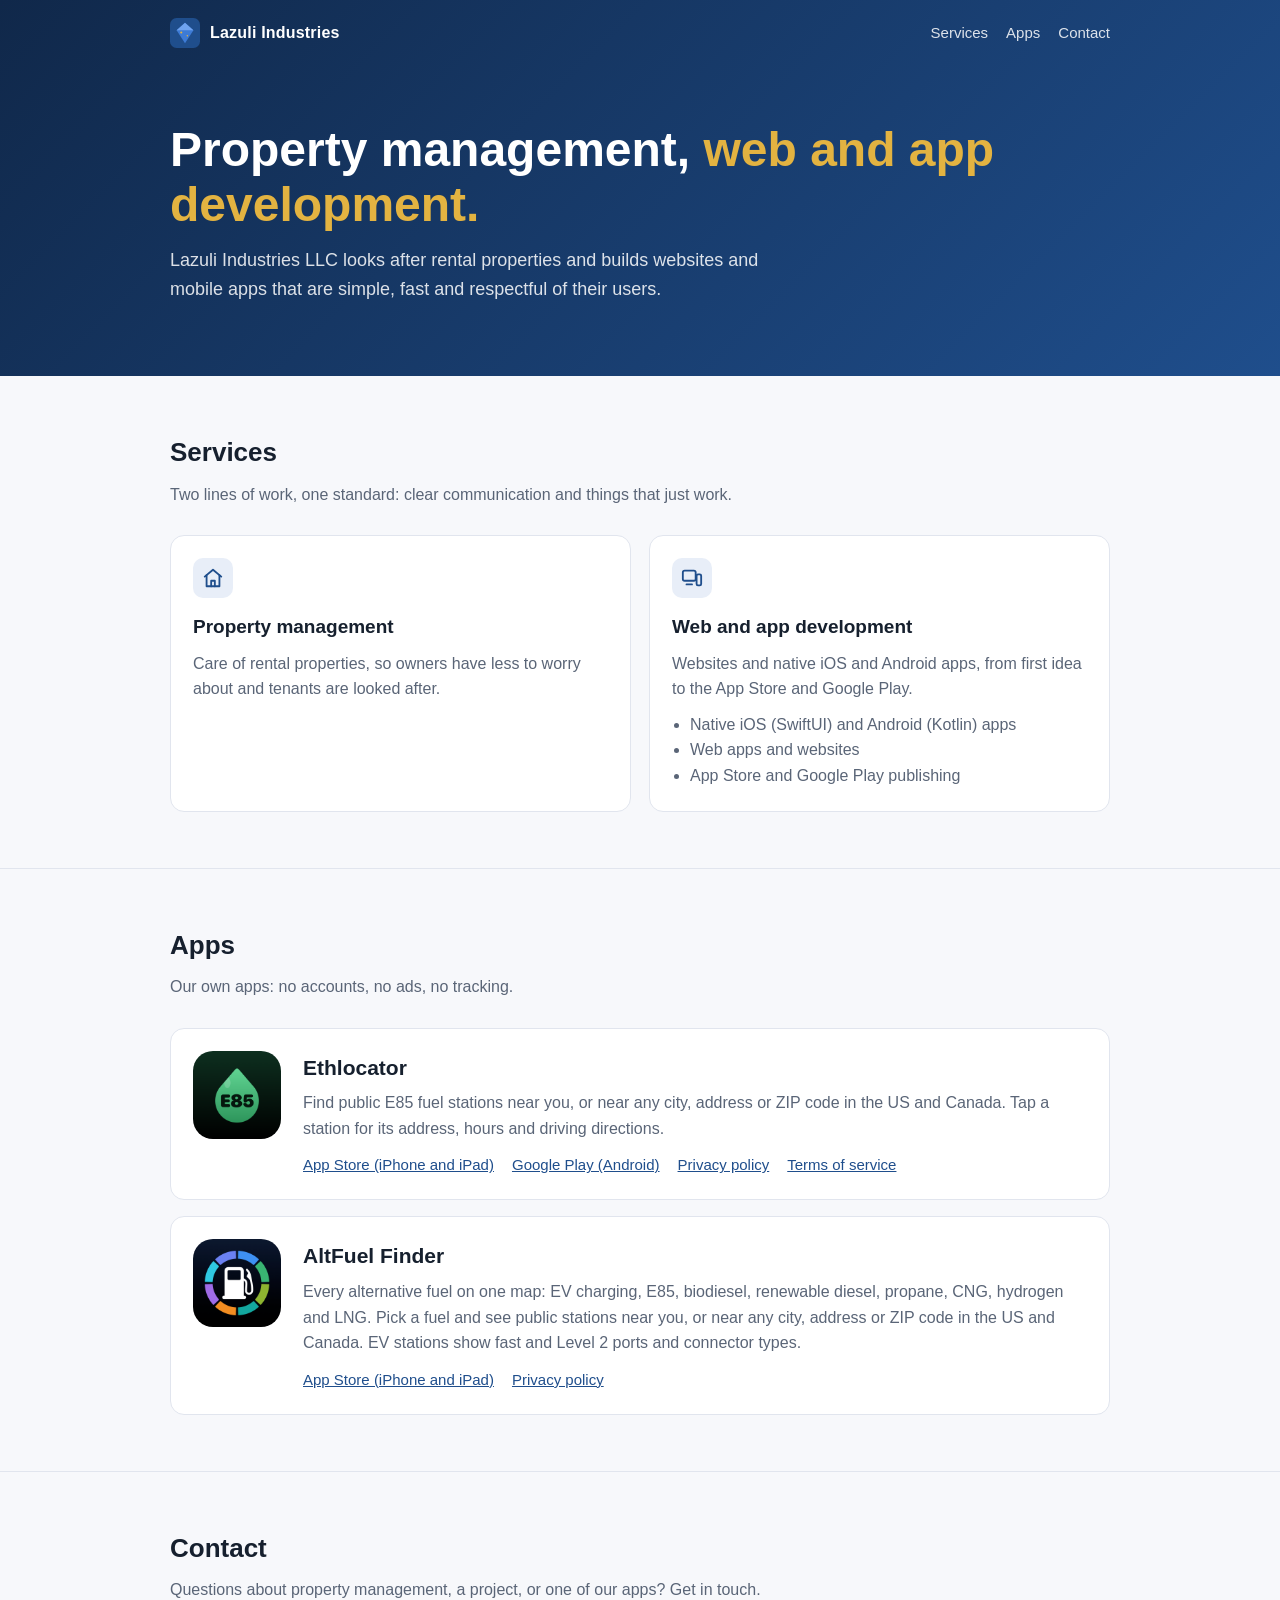
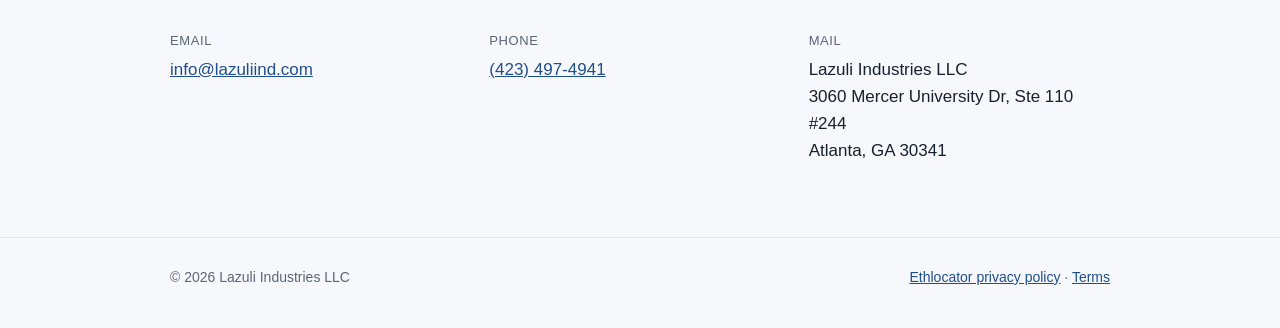
<file: index.html>
<!doctype html>
<html lang="en">
<head>
  <meta charset="utf-8">
  <meta name="viewport" content="width=device-width, initial-scale=1">
  <title>Lazuli Industries LLC</title>
  <meta name="description" content="Lazuli Industries LLC: property management, and web and app development. Makers of Ethlocator and AltFuel Finder, alternative fuel station finders.">
  <link rel="icon" href="assets/favicon.svg" type="image/svg+xml">
  <link rel="stylesheet" href="assets/site.css">
  <script type="application/ld+json">
  {
    "@context": "https://schema.org",
    "@type": "Organization",
    "name": "Lazuli Industries LLC",
    "url": "https://lazuliind.com",
    "email": "info@lazuliind.com",
    "telephone": "+1-423-497-4941",
    "address": {
      "@type": "PostalAddress",
      "streetAddress": "3060 Mercer University Dr, Ste 110 #244",
      "addressLocality": "Atlanta",
      "addressRegion": "GA",
      "postalCode": "30341",
      "addressCountry": "US"
    }
  }
  </script>
</head>
<body>
  <header class="site-header">
    <div class="wrap">
      <nav class="nav" aria-label="Main">
        <a class="brand" href="index.html"><img src="assets/favicon.svg" alt="" width="30" height="30">Lazuli Industries</a>
        <div class="nav-links">
          <a href="#services">Services</a>
          <a href="#apps">Apps</a>
          <a href="#contact">Contact</a>
        </div>
      </nav>
      <div class="hero">
        <h1>Property management, <span class="accent">web and app development.</span></h1>
        <p>Lazuli Industries LLC looks after rental properties and builds websites and mobile apps that are simple, fast and respectful of their users.</p>
      </div>
    </div>
  </header>

  <main>
    <section id="services">
      <div class="wrap">
        <h2>Services</h2>
        <p class="lede">Two lines of work, one standard: clear communication and things that just work.</p>
        <div class="cards">
          <div class="card">
            <div class="icon" aria-hidden="true">
              <svg width="22" height="22" viewBox="0 0 24 24" fill="none" stroke="currentColor" stroke-width="2" stroke-linecap="round" stroke-linejoin="round"><path d="M3 10.5 12 3l9 7.5"/><path d="M5 9v12h14V9"/><path d="M10 21v-6h4v6"/></svg>
            </div>
            <h3>Property management</h3>
            <p>Care of rental properties, so owners have less to worry about and tenants are looked after.</p>
          </div>
          <div class="card">
            <div class="icon" aria-hidden="true">
              <svg width="22" height="22" viewBox="0 0 24 24" fill="none" stroke="currentColor" stroke-width="2" stroke-linecap="round" stroke-linejoin="round"><rect x="2" y="4" width="14" height="11" rx="2"/><path d="M6 19h6"/><rect x="17" y="8" width="5" height="12" rx="1.5"/></svg>
            </div>
            <h3>Web and app development</h3>
            <p>Websites and native iOS and Android apps, from first idea to the App Store and Google Play.</p>
            <ul>
              <li>Native iOS (SwiftUI) and Android (Kotlin) apps</li>
              <li>Web apps and websites</li>
              <li>App Store and Google Play publishing</li>
            </ul>
          </div>
        </div>
      </div>
    </section>

    <section id="apps">
      <div class="wrap">
        <h2>Apps</h2>
        <p class="lede">Our own apps: no accounts, no ads, no tracking.</p>
        <div class="app">
          <img src="assets/ethlocator-icon.png" alt="Ethlocator app icon" width="88" height="88">
          <div>
            <h3>Ethlocator</h3>
            <p>Find public E85 fuel stations near you, or near any city, address or ZIP code in the US and Canada. Tap a station for its address, hours and driving directions.</p>
            <div class="links">
              <a href="https://apps.apple.com/us/app/ethlocator/id6832359463">App Store (iPhone and iPad)</a>
              <a href="https://play.google.com/store/apps/details?id=com.gophereverett.ethlocator">Google Play (Android)</a>
              <a href="ethlocator/privacy/index.html">Privacy policy</a>
              <a href="ethlocator/terms/index.html">Terms of service</a>
            </div>
          </div>
        </div>
        <div class="app" id="altfuel">
          <img src="assets/altfuel-icon.png" alt="AltFuel Finder app icon" width="88" height="88">
          <div>
            <h3>AltFuel Finder</h3>
            <p>Every alternative fuel on one map: EV charging, E85, biodiesel, renewable diesel, propane, CNG, hydrogen and LNG. Pick a fuel and see public stations near you, or near any city, address or ZIP code in the US and Canada. EV stations show fast and Level 2 ports and connector types.</p>
            <div class="links">
              <a href="https://apps.apple.com/us/app/altfuel-finder/id6838438386">App Store (iPhone and iPad)</a>
              <a href="altfuel/privacy/index.html">Privacy policy</a>
            </div>
          </div>
        </div>
      </div>
    </section>

    <section id="contact">
      <div class="wrap">
        <h2>Contact</h2>
        <p class="lede">Questions about property management, a project, or one of our apps? Get in touch.</p>
        <dl class="contact">
          <div>
            <dt>Email</dt>
            <dd><a href="mailto:info@lazuliind.com">info@lazuliind.com</a></dd>
          </div>
          <div>
            <dt>Phone</dt>
            <dd><a href="tel:+14234974941">(423) 497-4941</a></dd>
          </div>
          <div>
            <dt>Mail</dt>
            <dd>Lazuli Industries LLC<br>3060 Mercer University Dr, Ste 110 #244<br>Atlanta, GA 30341</dd>
          </div>
        </dl>
      </div>
    </section>
  </main>

  <footer>
    <div class="wrap">
      <span>© 2026 Lazuli Industries LLC</span>
      <span><a href="ethlocator/privacy/index.html">Ethlocator privacy policy</a> · <a href="ethlocator/terms/index.html">Terms</a></span>
    </div>
  </footer>
</body>
</html>
</file>
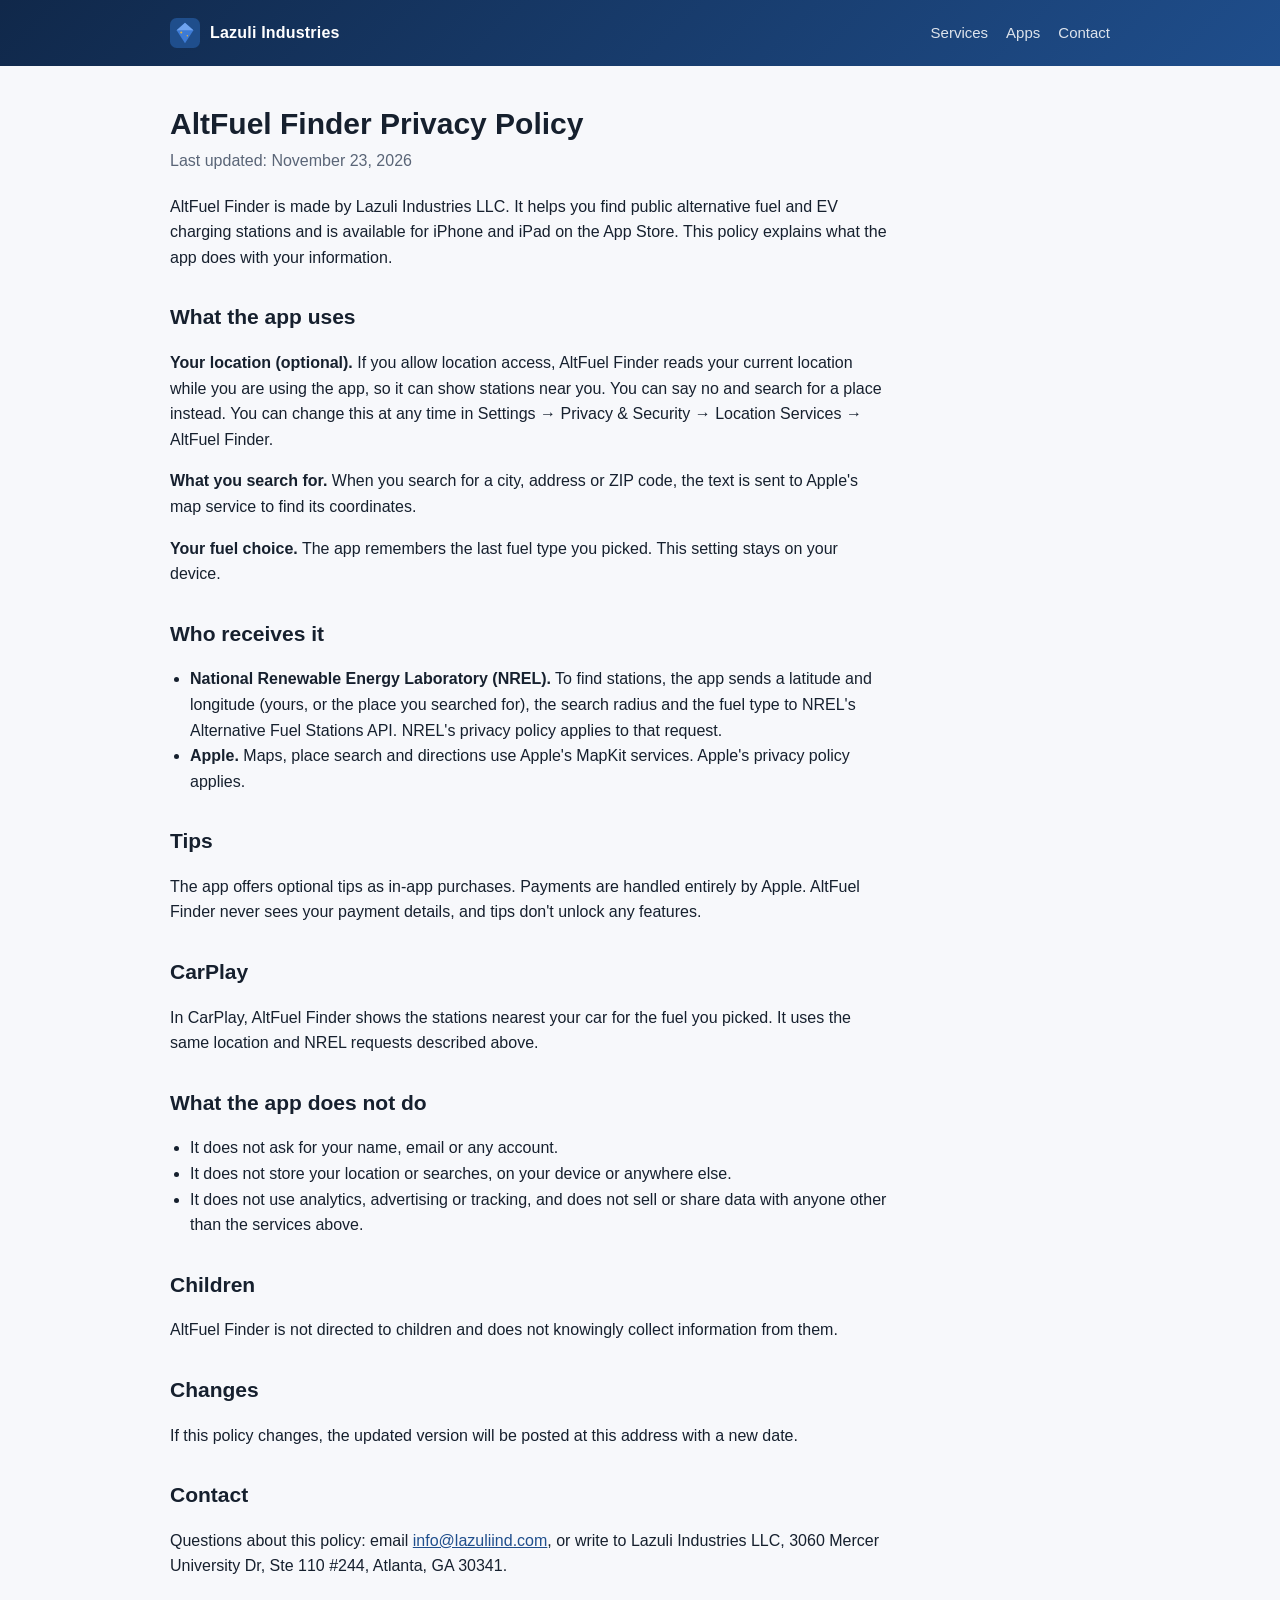
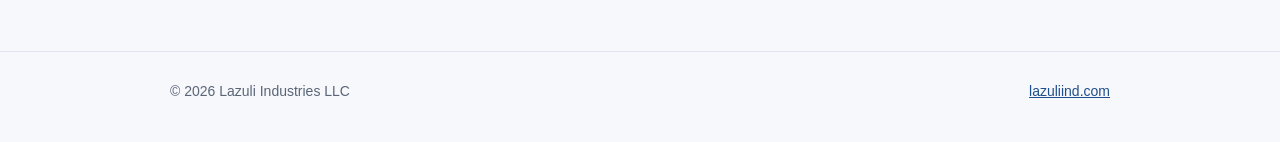
<file: altfuel/privacy/index.html>
<!doctype html>
<html lang="en">
<head>
  <meta charset="utf-8">
  <meta name="viewport" content="width=device-width, initial-scale=1">
  <title>AltFuel Finder Privacy Policy</title>
  <meta name="description" content="Privacy policy for the AltFuel Finder iOS app.">
  <link rel="icon" href="../../assets/favicon.svg" type="image/svg+xml">
  <link rel="stylesheet" href="../../assets/site.css">
</head>
<body>
  <header class="site-header">
    <div class="wrap">
      <nav class="nav" aria-label="Main">
        <a class="brand" href="../../index.html"><img src="../../assets/favicon.svg" alt="" width="30" height="30">Lazuli Industries</a>
        <div class="nav-links">
          <a href="../../index.html#services">Services</a>
          <a href="../../index.html#apps">Apps</a>
          <a href="../../index.html#contact">Contact</a>
        </div>
      </nav>
    </div>
  </header>

  <main class="wrap">
    <article class="doc">
      <h1>AltFuel Finder Privacy Policy</h1>
      <p class="updated">Last updated: November 23, 2026</p>

      <p>AltFuel Finder is made by Lazuli Industries LLC. It helps you find public alternative fuel and EV charging stations and is available for iPhone and iPad on the App Store. This policy explains what the app does with your information.</p>

      <h2>What the app uses</h2>
      <p><strong>Your location (optional).</strong> If you allow location access, AltFuel Finder reads your current location while you are using the app, so it can show stations near you. You can say no and search for a place instead. You can change this at any time in Settings → Privacy &amp; Security → Location Services → AltFuel Finder.</p>
      <p><strong>What you search for.</strong> When you search for a city, address or ZIP code, the text is sent to Apple's map service to find its coordinates.</p>
      <p><strong>Your fuel choice.</strong> The app remembers the last fuel type you picked. This setting stays on your device.</p>

      <h2>Who receives it</h2>
      <ul>
        <li><strong>National Renewable Energy Laboratory (NREL).</strong> To find stations, the app sends a latitude and longitude (yours, or the place you searched for), the search radius and the fuel type to NREL's Alternative Fuel Stations API. NREL's privacy policy applies to that request.</li>
        <li><strong>Apple.</strong> Maps, place search and directions use Apple's MapKit services. Apple's privacy policy applies.</li>
      </ul>

      <h2>Tips</h2>
      <p>The app offers optional tips as in-app purchases. Payments are handled entirely by Apple. AltFuel Finder never sees your payment details, and tips don't unlock any features.</p>

      <h2>CarPlay</h2>
      <p>In CarPlay, AltFuel Finder shows the stations nearest your car for the fuel you picked. It uses the same location and NREL requests described above.</p>

      <h2>What the app does not do</h2>
      <ul>
        <li>It does not ask for your name, email or any account.</li>
        <li>It does not store your location or searches, on your device or anywhere else.</li>
        <li>It does not use analytics, advertising or tracking, and does not sell or share data with anyone other than the services above.</li>
      </ul>

      <h2>Children</h2>
      <p>AltFuel Finder is not directed to children and does not knowingly collect information from them.</p>

      <h2>Changes</h2>
      <p>If this policy changes, the updated version will be posted at this address with a new date.</p>

      <h2>Contact</h2>
      <p>Questions about this policy: email <a href="mailto:info@lazuliind.com">info@lazuliind.com</a>, or write to Lazuli Industries LLC, 3060 Mercer University Dr, Ste 110 #244, Atlanta, GA 30341.</p>
    </article>
  </main>

  <footer>
    <div class="wrap">
      <span>© 2026 Lazuli Industries LLC</span>
      <span><a href="../../index.html">lazuliind.com</a></span>
    </div>
  </footer>
</body>
</html>
</file>
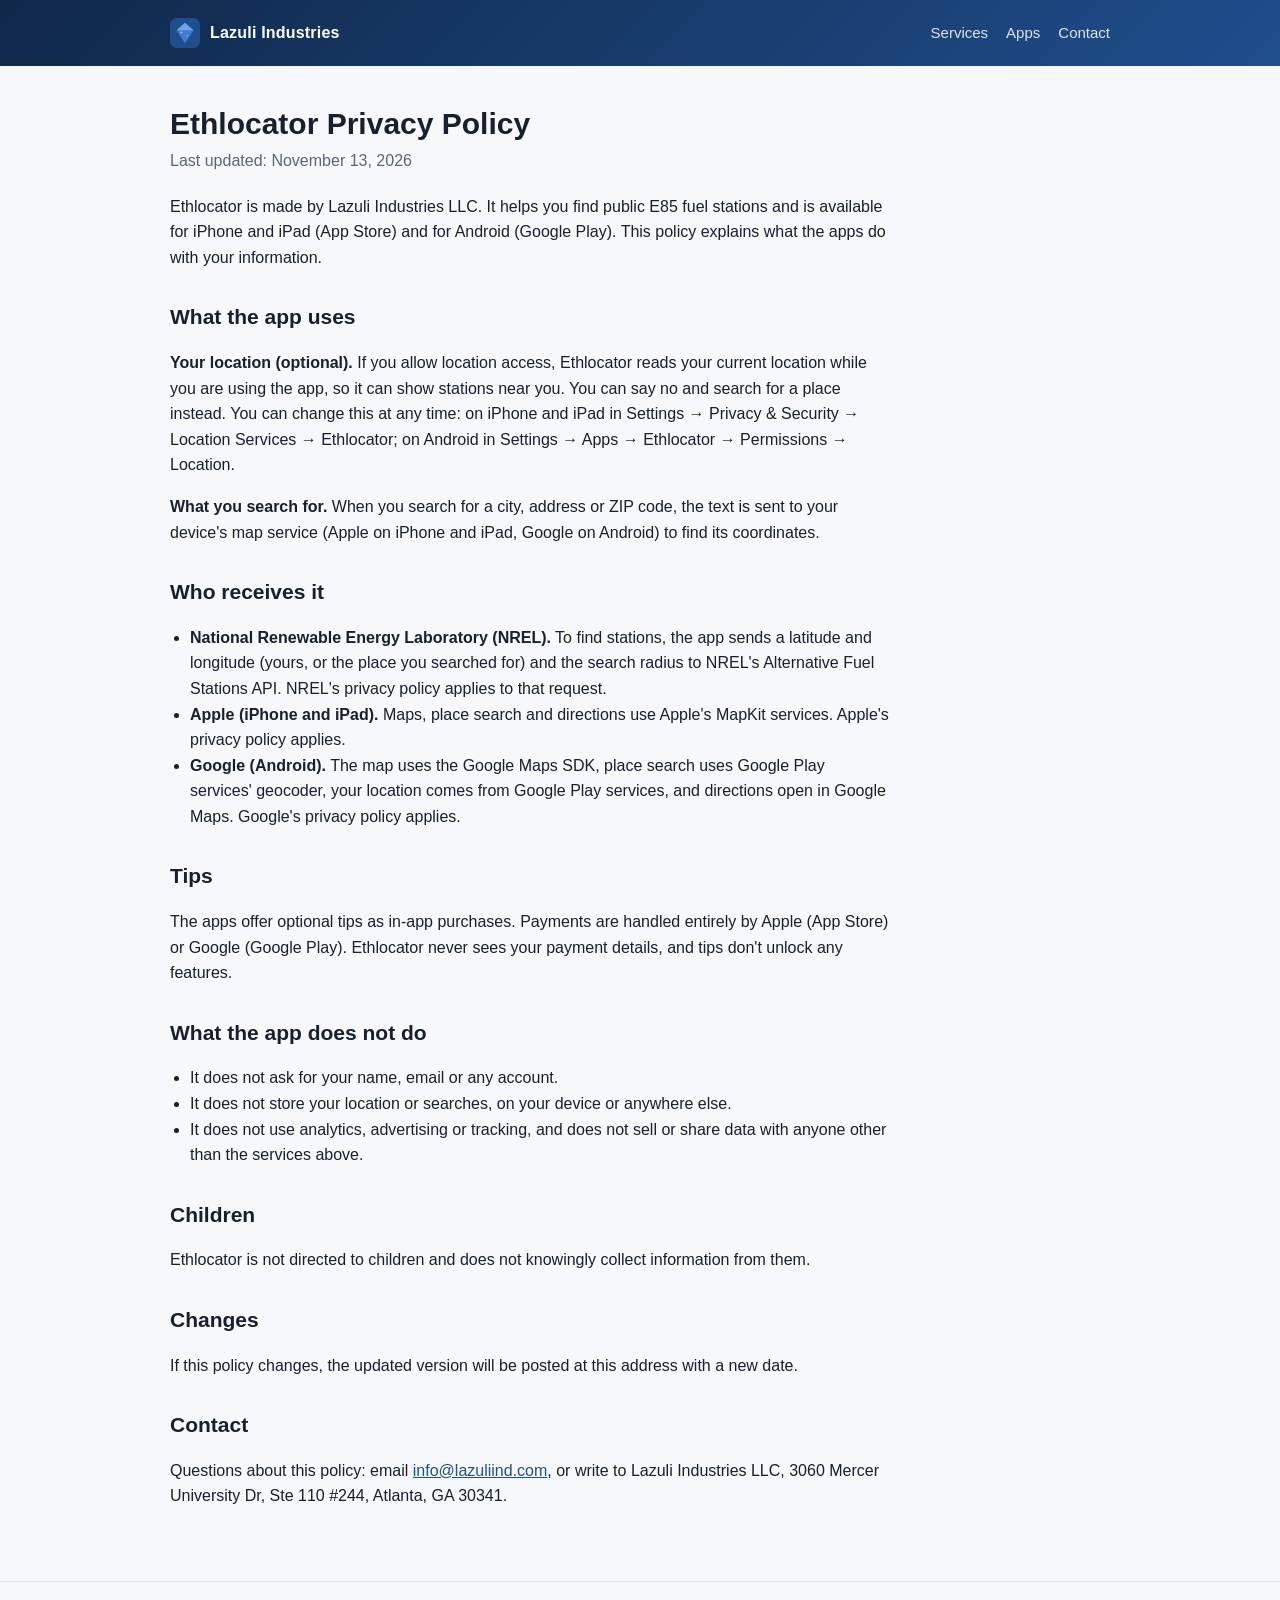
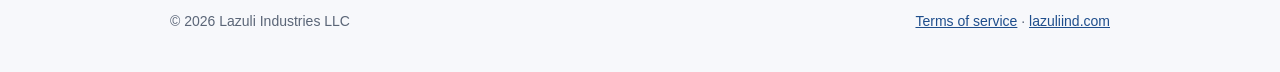
<file: ethlocator/privacy/index.html>
<!doctype html>
<html lang="en">
<head>
  <meta charset="utf-8">
  <meta name="viewport" content="width=device-width, initial-scale=1">
  <title>Ethlocator Privacy Policy</title>
  <meta name="description" content="Privacy policy for the Ethlocator iOS and Android apps.">
  <link rel="icon" href="../../assets/favicon.svg" type="image/svg+xml">
  <link rel="stylesheet" href="../../assets/site.css">
</head>
<body>
  <header class="site-header">
    <div class="wrap">
      <nav class="nav" aria-label="Main">
        <a class="brand" href="../../index.html"><img src="../../assets/favicon.svg" alt="" width="30" height="30">Lazuli Industries</a>
        <div class="nav-links">
          <a href="../../index.html#services">Services</a>
          <a href="../../index.html#apps">Apps</a>
          <a href="../../index.html#contact">Contact</a>
        </div>
      </nav>
    </div>
  </header>

  <main class="wrap">
    <article class="doc">
      <h1>Ethlocator Privacy Policy</h1>
      <p class="updated">Last updated: November 13, 2026</p>

      <p>Ethlocator is made by Lazuli Industries LLC. It helps you find public E85 fuel stations and is available for iPhone and iPad (App Store) and for Android (Google Play). This policy explains what the apps do with your information.</p>

      <h2>What the app uses</h2>
      <p><strong>Your location (optional).</strong> If you allow location access, Ethlocator reads your current location while you are using the app, so it can show stations near you. You can say no and search for a place instead. You can change this at any time: on iPhone and iPad in Settings → Privacy &amp; Security → Location Services → Ethlocator; on Android in Settings → Apps → Ethlocator → Permissions → Location.</p>
      <p><strong>What you search for.</strong> When you search for a city, address or ZIP code, the text is sent to your device's map service (Apple on iPhone and iPad, Google on Android) to find its coordinates.</p>

      <h2>Who receives it</h2>
      <ul>
        <li><strong>National Renewable Energy Laboratory (NREL).</strong> To find stations, the app sends a latitude and longitude (yours, or the place you searched for) and the search radius to NREL's Alternative Fuel Stations API. NREL's privacy policy applies to that request.</li>
        <li><strong>Apple (iPhone and iPad).</strong> Maps, place search and directions use Apple's MapKit services. Apple's privacy policy applies.</li>
        <li><strong>Google (Android).</strong> The map uses the Google Maps SDK, place search uses Google Play services' geocoder, your location comes from Google Play services, and directions open in Google Maps. Google's privacy policy applies.</li>
      </ul>

      <h2>Tips</h2>
      <p>The apps offer optional tips as in-app purchases. Payments are handled entirely by Apple (App Store) or Google (Google Play). Ethlocator never sees your payment details, and tips don't unlock any features.</p>

      <h2>What the app does not do</h2>
      <ul>
        <li>It does not ask for your name, email or any account.</li>
        <li>It does not store your location or searches, on your device or anywhere else.</li>
        <li>It does not use analytics, advertising or tracking, and does not sell or share data with anyone other than the services above.</li>
      </ul>

      <h2>Children</h2>
      <p>Ethlocator is not directed to children and does not knowingly collect information from them.</p>

      <h2>Changes</h2>
      <p>If this policy changes, the updated version will be posted at this address with a new date.</p>

      <h2>Contact</h2>
      <p>Questions about this policy: email <a href="mailto:info@lazuliind.com">info@lazuliind.com</a>, or write to Lazuli Industries LLC, 3060 Mercer University Dr, Ste 110 #244, Atlanta, GA 30341.</p>
    </article>
  </main>

  <footer>
    <div class="wrap">
      <span>© 2026 Lazuli Industries LLC</span>
      <span><a href="../terms/index.html">Terms of service</a> · <a href="../../index.html">lazuliind.com</a></span>
    </div>
  </footer>
</body>
</html>
</file>
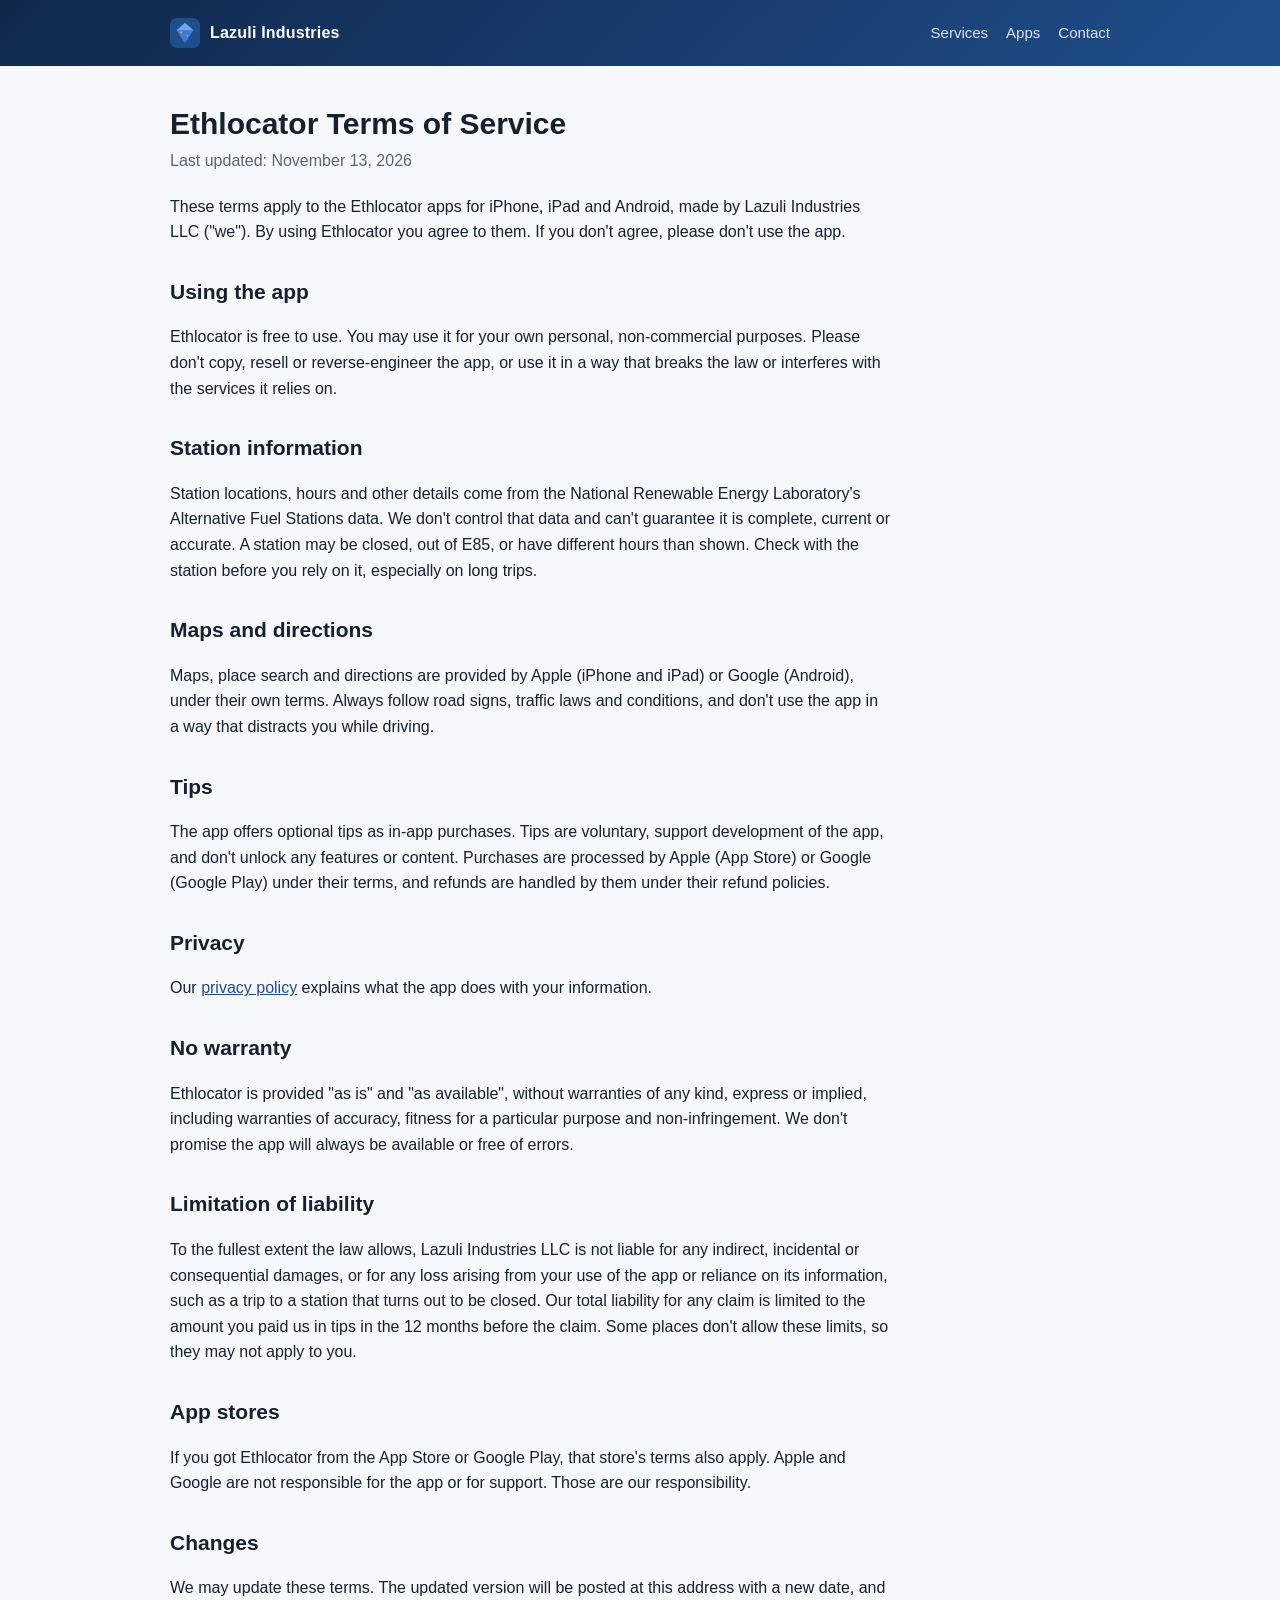
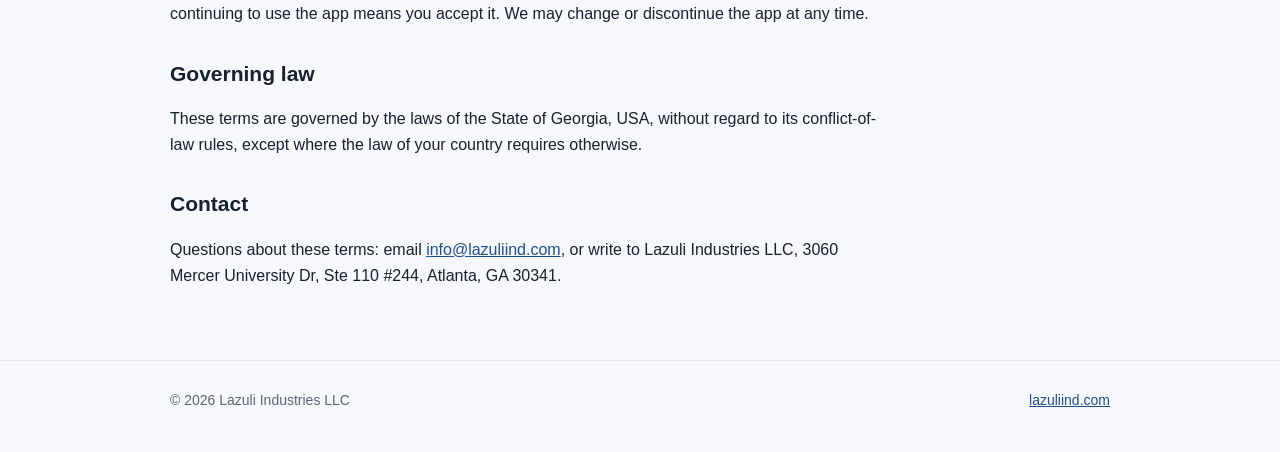
<file: ethlocator/terms/index.html>
<!doctype html>
<html lang="en">
<head>
  <meta charset="utf-8">
  <meta name="viewport" content="width=device-width, initial-scale=1">
  <title>Ethlocator Terms of Service</title>
  <meta name="description" content="Terms of service for the Ethlocator iOS and Android apps.">
  <link rel="icon" href="../../assets/favicon.svg" type="image/svg+xml">
  <link rel="stylesheet" href="../../assets/site.css">
</head>
<body>
  <header class="site-header">
    <div class="wrap">
      <nav class="nav" aria-label="Main">
        <a class="brand" href="../../index.html"><img src="../../assets/favicon.svg" alt="" width="30" height="30">Lazuli Industries</a>
        <div class="nav-links">
          <a href="../../index.html#services">Services</a>
          <a href="../../index.html#apps">Apps</a>
          <a href="../../index.html#contact">Contact</a>
        </div>
      </nav>
    </div>
  </header>

  <main class="wrap">
    <article class="doc">
      <h1>Ethlocator Terms of Service</h1>
      <p class="updated">Last updated: November 13, 2026</p>

      <p>These terms apply to the Ethlocator apps for iPhone, iPad and Android, made by Lazuli Industries LLC ("we"). By using Ethlocator you agree to them. If you don't agree, please don't use the app.</p>

      <h2>Using the app</h2>
      <p>Ethlocator is free to use. You may use it for your own personal, non-commercial purposes. Please don't copy, resell or reverse-engineer the app, or use it in a way that breaks the law or interferes with the services it relies on.</p>

      <h2>Station information</h2>
      <p>Station locations, hours and other details come from the National Renewable Energy Laboratory's Alternative Fuel Stations data. We don't control that data and can't guarantee it is complete, current or accurate. A station may be closed, out of E85, or have different hours than shown. Check with the station before you rely on it, especially on long trips.</p>

      <h2>Maps and directions</h2>
      <p>Maps, place search and directions are provided by Apple (iPhone and iPad) or Google (Android), under their own terms. Always follow road signs, traffic laws and conditions, and don't use the app in a way that distracts you while driving.</p>

      <h2>Tips</h2>
      <p>The app offers optional tips as in-app purchases. Tips are voluntary, support development of the app, and don't unlock any features or content. Purchases are processed by Apple (App Store) or Google (Google Play) under their terms, and refunds are handled by them under their refund policies.</p>

      <h2>Privacy</h2>
      <p>Our <a href="../privacy/index.html">privacy policy</a> explains what the app does with your information.</p>

      <h2>No warranty</h2>
      <p>Ethlocator is provided "as is" and "as available", without warranties of any kind, express or implied, including warranties of accuracy, fitness for a particular purpose and non-infringement. We don't promise the app will always be available or free of errors.</p>

      <h2>Limitation of liability</h2>
      <p>To the fullest extent the law allows, Lazuli Industries LLC is not liable for any indirect, incidental or consequential damages, or for any loss arising from your use of the app or reliance on its information, such as a trip to a station that turns out to be closed. Our total liability for any claim is limited to the amount you paid us in tips in the 12 months before the claim. Some places don't allow these limits, so they may not apply to you.</p>

      <h2>App stores</h2>
      <p>If you got Ethlocator from the App Store or Google Play, that store's terms also apply. Apple and Google are not responsible for the app or for support. Those are our responsibility.</p>

      <h2>Changes</h2>
      <p>We may update these terms. The updated version will be posted at this address with a new date, and continuing to use the app means you accept it. We may change or discontinue the app at any time.</p>

      <h2>Governing law</h2>
      <p>These terms are governed by the laws of the State of Georgia, USA, without regard to its conflict-of-law rules, except where the law of your country requires otherwise.</p>

      <h2>Contact</h2>
      <p>Questions about these terms: email <a href="mailto:info@lazuliind.com">info@lazuliind.com</a>, or write to Lazuli Industries LLC, 3060 Mercer University Dr, Ste 110 #244, Atlanta, GA 30341.</p>
    </article>
  </main>

  <footer>
    <div class="wrap">
      <span>© 2026 Lazuli Industries LLC</span>
      <span><a href="../../index.html">lazuliind.com</a></span>
    </div>
  </footer>
</body>
</html>
</file>
<file: assets/site.css>
:root {
  --bg: #f7f8fb;
  --surface: #ffffff;
  --text: #16202e;
  --muted: #5a6577;
  --border: #e1e5ee;
  --lazuli: #1f4e8c;
  --lazuli-soft: #e8eef8;
  --gold: #b8860b;
  --hero-from: #10284a;
  --hero-to: #1f4e8c;
  --hero-text: #ffffff;
  --radius: 14px;
  color-scheme: light;
}

@media (prefers-color-scheme: dark) {
  :root:not([data-theme="light"]) {
    --bg: #0d121a;
    --surface: #151c27;
    --text: #e8edf5;
    --muted: #9aa6b8;
    --border: #253043;
    --lazuli: #7aa7ec;
    --lazuli-soft: #1a2638;
    --gold: #e3b341;
    --hero-from: #0a1830;
    --hero-to: #17365f;
    color-scheme: dark;
  }
}

* { box-sizing: border-box; }

html { -webkit-text-size-adjust: 100%; }

body {
  margin: 0;
  background: var(--bg);
  color: var(--text);
  font: 16px/1.6 -apple-system, BlinkMacSystemFont, "Segoe UI", Roboto, Helvetica, Arial, sans-serif;
}

a { color: var(--lazuli); }
a:hover { text-decoration-thickness: 2px; }

.wrap { max-width: 980px; margin: 0 auto; padding: 0 20px; }

/* Header */
.site-header {
  background: linear-gradient(135deg, var(--hero-from), var(--hero-to));
  color: var(--hero-text);
}
.nav { display: flex; align-items: center; justify-content: space-between; gap: 16px; padding: 18px 0; }
.brand { display: flex; align-items: center; gap: 10px; color: inherit; text-decoration: none; font-weight: 700; letter-spacing: 0.2px; }
.brand img { width: 30px; height: 30px; }
.nav-links { display: flex; gap: 18px; font-size: 15px; }
.nav-links a { color: rgba(255, 255, 255, 0.85); text-decoration: none; }
.nav-links a:hover { color: #fff; text-decoration: underline; }

.hero { padding: 56px 0 72px; }
.hero h1 { margin: 0 0 14px; font-size: clamp(32px, 6vw, 48px); line-height: 1.15; }
.hero p { margin: 0; max-width: 620px; font-size: 18px; color: rgba(255, 255, 255, 0.85); }
.hero .accent { color: #e3b341; }

/* Sections */
section { padding: 56px 0; }
section + section { border-top: 1px solid var(--border); }
h2 { margin: 0 0 8px; font-size: 26px; }
.lede { margin: 0 0 28px; color: var(--muted); max-width: 640px; }

.cards { display: grid; grid-template-columns: repeat(auto-fit, minmax(260px, 1fr)); gap: 18px; }
.card {
  background: var(--surface);
  border: 1px solid var(--border);
  border-radius: var(--radius);
  padding: 22px;
}
.card h3 { margin: 0 0 8px; font-size: 19px; }
.card p { margin: 0; color: var(--muted); }
.card .icon {
  width: 40px; height: 40px; border-radius: 10px; margin-bottom: 14px;
  display: grid; place-items: center; background: var(--lazuli-soft); color: var(--lazuli);
}
.card ul { margin: 10px 0 0; padding-left: 18px; color: var(--muted); }

/* Featured app */
.app {
  display: flex; gap: 22px; align-items: flex-start;
  background: var(--surface); border: 1px solid var(--border); border-radius: var(--radius); padding: 22px;
}
.app + .app { margin-top: 16px; }
.app .links span { color: var(--muted); }
.app img { width: 88px; height: 88px; border-radius: 20px; flex: none; }
.app h3 { margin: 0 0 6px; font-size: 21px; }
.app p { margin: 0 0 12px; color: var(--muted); }
.app .links { display: flex; flex-wrap: wrap; gap: 10px 18px; font-size: 15px; }

/* Contact */
.contact { display: grid; grid-template-columns: repeat(auto-fit, minmax(220px, 1fr)); gap: 18px; }
.contact dt { font-size: 13px; text-transform: uppercase; letter-spacing: 0.6px; color: var(--muted); }
.contact dd { margin: 4px 0 0; font-size: 17px; }

footer { padding: 28px 0 40px; color: var(--muted); font-size: 14px; border-top: 1px solid var(--border); }
footer .wrap { display: flex; flex-wrap: wrap; justify-content: space-between; gap: 8px 20px; }

/* Long-form pages (privacy policy) */
.doc { max-width: 720px; padding: 40px 0 56px; }
.doc h1 { font-size: 30px; line-height: 1.2; margin: 0 0 6px; }
.doc h2 { font-size: 21px; margin: 30px 0 8px; }
.doc .updated { color: var(--muted); margin: 0 0 20px; }
.doc ul { padding-left: 20px; }

@media (max-width: 560px) {
  .nav-links { display: none; }
  .hero { padding: 36px 0 52px; }
  .app { flex-direction: column; }
  section { padding: 44px 0; }
}
</file>
